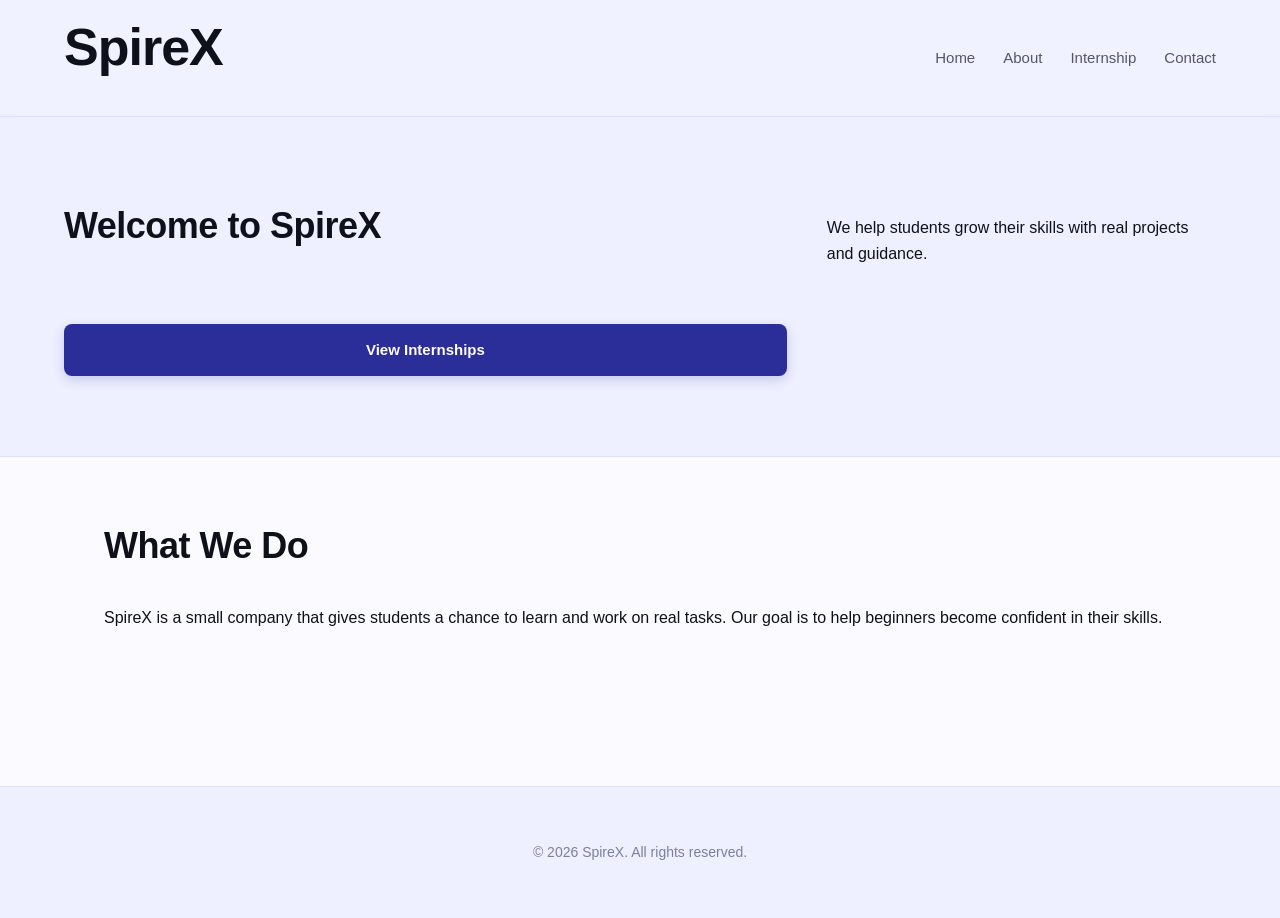
<file: Index.html>
<!DOCTYPE html>
<html lang="en">
<head>
<meta charset="UTF-8">
<title>SpireX - Home</title>
<link rel="stylesheet" href="style.css">
</head>
<body>

<header>
  <h1>SpireX</h1>
  <nav>
    <a href="index.html">Home</a>
    <a href="about.html">About</a>
    <a href="internship.html">Internship</a>
    <a href="contact.html">Contact</a>
  </nav>
</header>

<div class="hero">
  <h2>Welcome to SpireX</h2>
  <p>We help students grow their skills with real projects and guidance.</p>
  <a href="internship.html" class="btn">View Internships</a>
</div>

<div class="section">
  <h2>What We Do</h2>
  <p>SpireX is a small company that gives students a chance to learn and work on real tasks. Our goal is to help beginners become confident in their skills.</p>
</div>

<footer>
  <p>&copy; 2026 SpireX. All rights reserved.</p>
</footer>

</body>
</html>
</file>
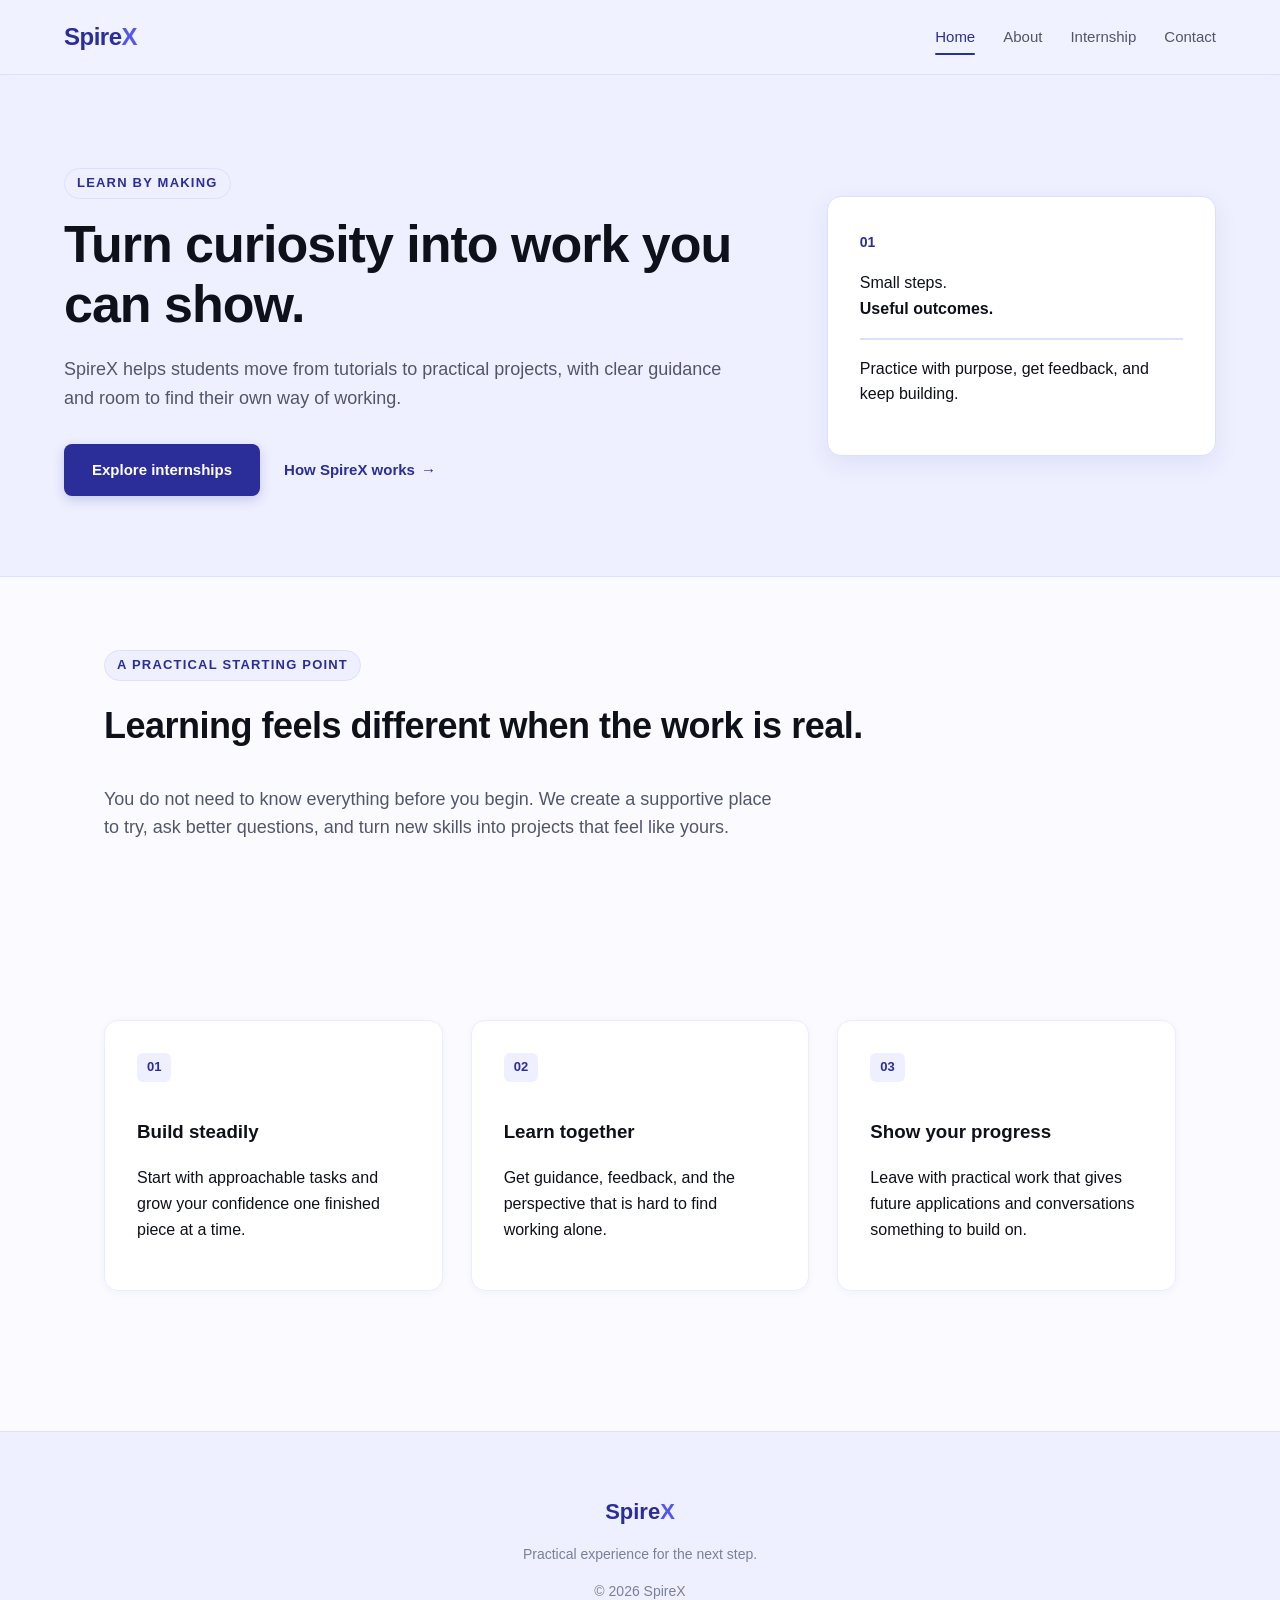
<file: index.html>
<!DOCTYPE html>
<html lang="en">
<head>
<meta charset="UTF-8">
<meta name="viewport" content="width=device-width, initial-scale=1.0">
<title>SpireX | Start building real skills</title>
<link rel="stylesheet" href="style.css">
</head>
<body class="home-page">

<header>
  <a class="brand" href="index.html">Spire<span>X</span></a>
  <nav>
    <a class="active" href="index.html">Home</a>
    <a href="about.html">About</a>
    <a href="internship.html">Internship</a>
    <a href="contact.html">Contact</a>
  </nav>
</header>

<main>
  <section class="hero">
    <div class="hero-copy">
      <p class="eyebrow">Learn by making</p>
      <h1>Turn curiosity into work you can show.</h1>
      <p class="hero-text">SpireX helps students move from tutorials to practical projects, with clear guidance and room to find their own way of working.</p>
      <div class="hero-actions">
        <a href="internship.html" class="btn">Explore internships</a>
        <a href="about.html" class="text-link">How SpireX works <span aria-hidden="true">→</span></a>
      </div>
    </div>
    <div class="hero-note" aria-label="SpireX approach">
      <span class="note-number">01</span>
      <p>Small steps.<br><strong>Useful outcomes.</strong></p>
      <span class="note-line"></span>
      <p class="note-small">Practice with purpose, get feedback, and keep building.</p>
    </div>
  </section>

  <section class="section intro-section">
    <div class="section-heading"><p class="eyebrow">A practical starting point</p><h2>Learning feels different when the work is real.</h2></div>
    <p class="section-lead">You do not need to know everything before you begin. We create a supportive place to try, ask better questions, and turn new skills into projects that feel like yours.</p>
  </section>
  <section class="section feature-grid">
    <article class="feature-item"><span class="feature-index">01</span><h3>Build steadily</h3><p>Start with approachable tasks and grow your confidence one finished piece at a time.</p></article>
    <article class="feature-item"><span class="feature-index">02</span><h3>Learn together</h3><p>Get guidance, feedback, and the perspective that is hard to find working alone.</p></article>
    <article class="feature-item"><span class="feature-index">03</span><h3>Show your progress</h3><p>Leave with practical work that gives future applications and conversations something to build on.</p></article>
  </section>
</main>

<footer>
  <p class="brand-footer">Spire<span>X</span></p>
  <p>Practical experience for the next step.</p>
  <p class="copyright">&copy; 2026 SpireX</p>
</footer>

</body>
</html>
</file>
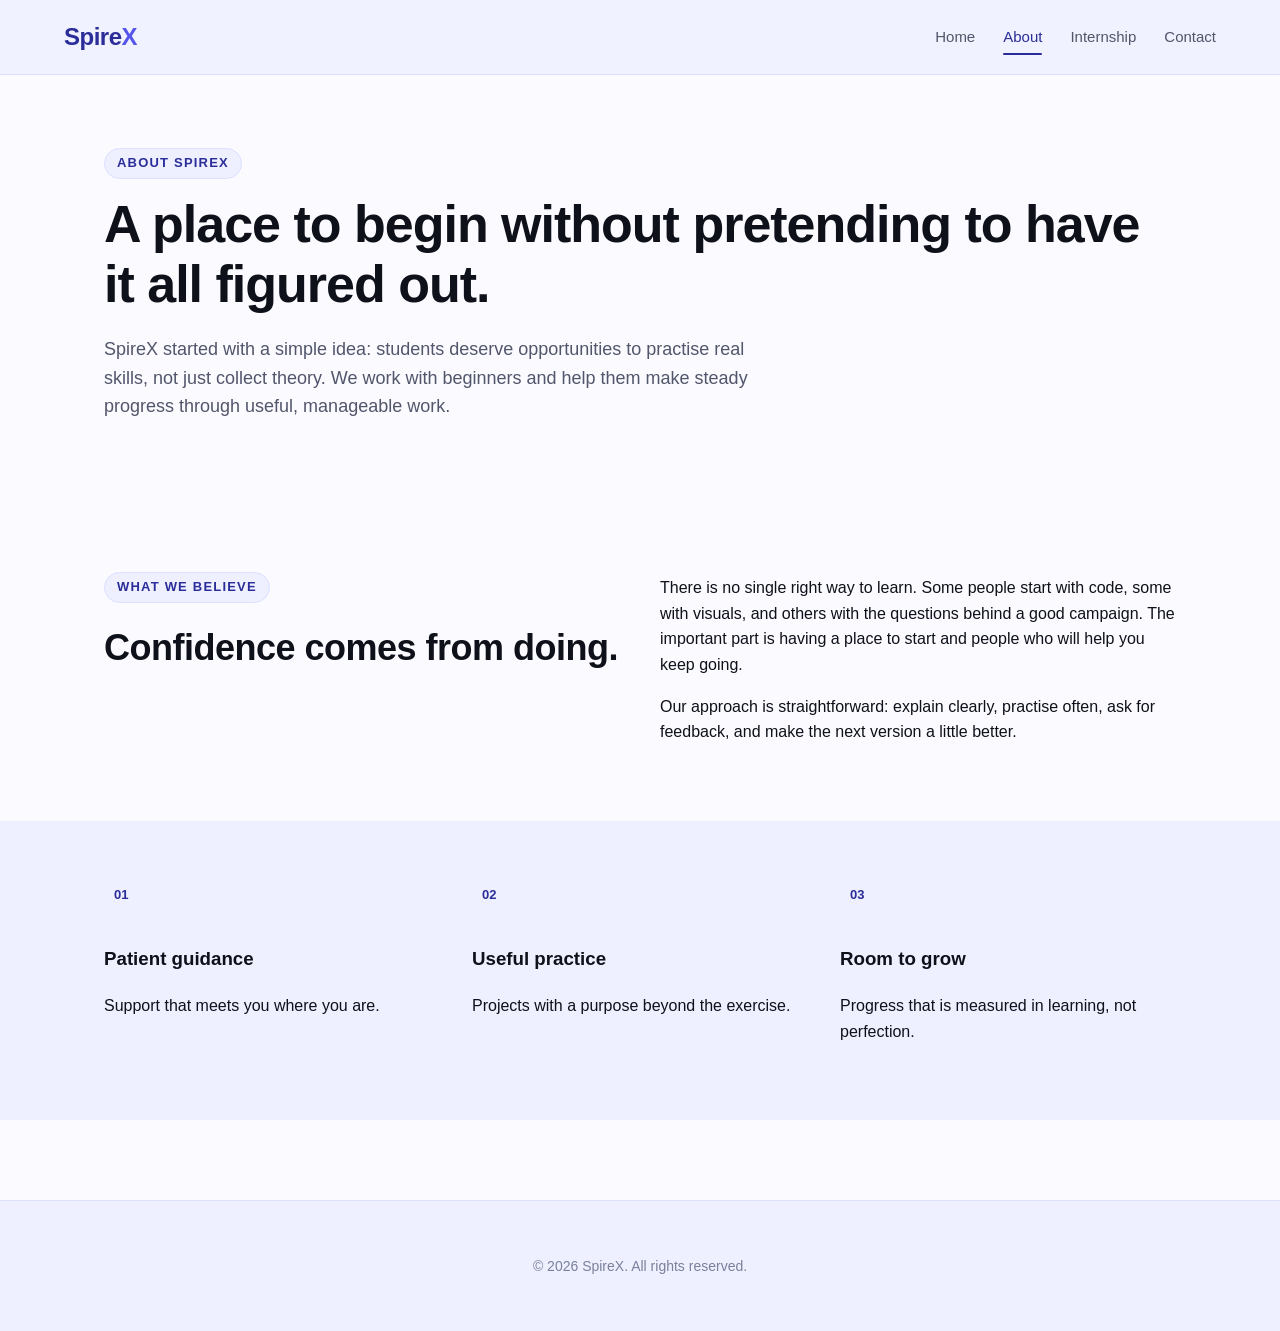
<file: about.html>
<!DOCTYPE html>
<html lang="en">
<head>
<meta charset="UTF-8">
<meta name="viewport" content="width=device-width, initial-scale=1.0">
<title>About SpireX | Learn by doing</title>
<link rel="stylesheet" href="style.css">
</head>
<body>

<header>
  <a class="brand" href="index.html">Spire<span>X</span></a>
  <nav>
    <a href="index.html">Home</a>
    <a class="active" href="about.html">About</a>
    <a href="internship.html">Internship</a>
    <a href="contact.html">Contact</a>
  </nav>
</header>

<main>
  <section class="page-intro section"><p class="eyebrow">About SpireX</p><h1>A place to begin without pretending to have it all figured out.</h1><p class="intro-text">SpireX started with a simple idea: students deserve opportunities to practise real skills, not just collect theory. We work with beginners and help them make steady progress through useful, manageable work.</p></section>
  <section class="section split-section"><div><p class="eyebrow">What we believe</p><h2>Confidence comes from doing.</h2></div><div class="copy-stack"><p>There is no single right way to learn. Some people start with code, some with visuals, and others with the questions behind a good campaign. The important part is having a place to start and people who will help you keep going.</p><p>Our approach is straightforward: explain clearly, practise often, ask for feedback, and make the next version a little better.</p></div></section>
  <section class="values-band"><div class="section values-grid"><div><span class="feature-index">01</span><h3>Patient guidance</h3><p>Support that meets you where you are.</p></div><div><span class="feature-index">02</span><h3>Useful practice</h3><p>Projects with a purpose beyond the exercise.</p></div><div><span class="feature-index">03</span><h3>Room to grow</h3><p>Progress that is measured in learning, not perfection.</p></div></div></section>
</main>

<footer>
  <p>&copy; 2026 SpireX. All rights reserved.</p>
</footer>

</body>
</html>
</file>
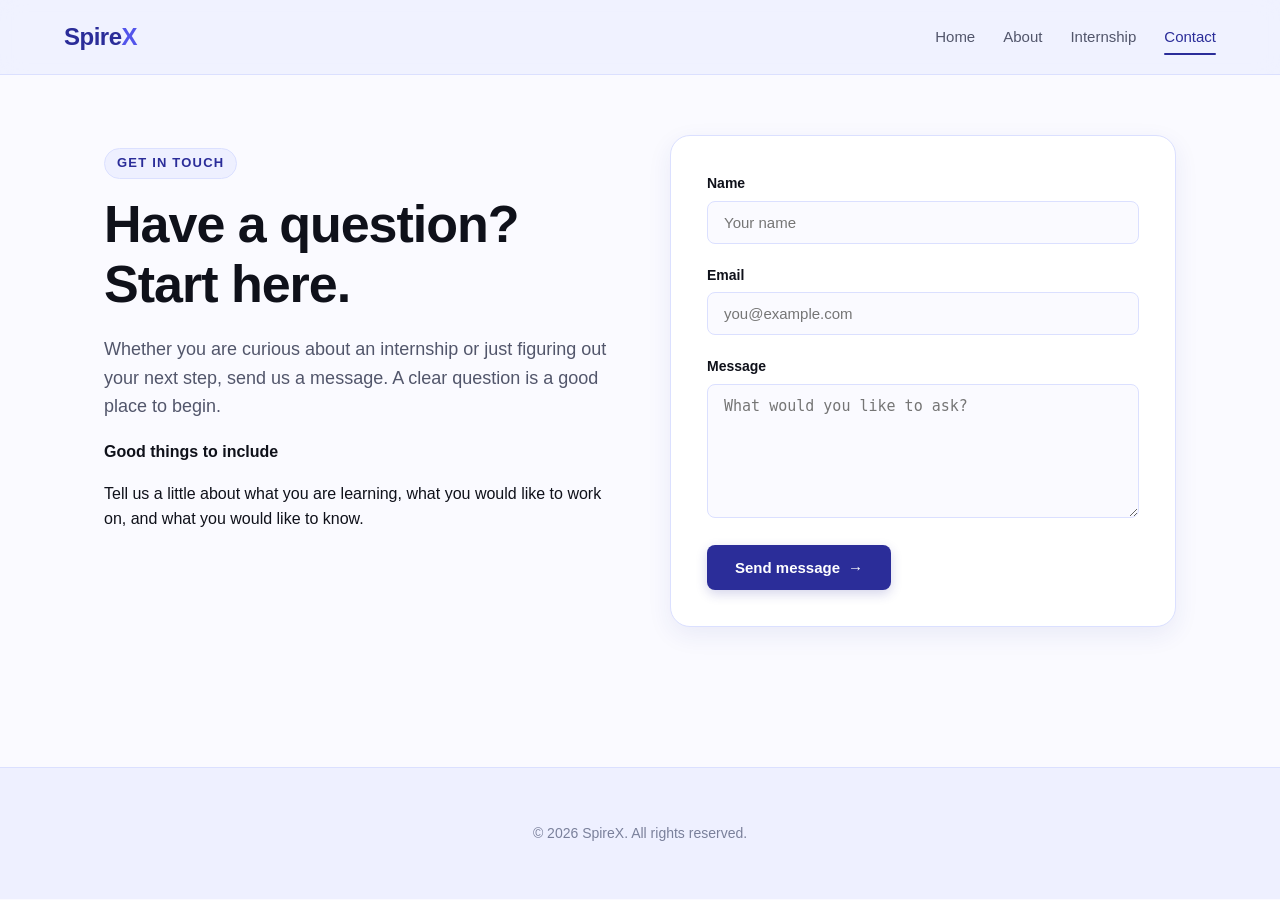
<file: contact.html>
<!DOCTYPE html>
<html lang="en">
<head>
<meta charset="UTF-8">
<meta name="viewport" content="width=device-width, initial-scale=1.0">
<title>Contact SpireX | Start a conversation</title>
<link rel="stylesheet" href="style.css">
</head>
<body>

<header>
  <a class="brand" href="index.html">Spire<span>X</span></a>
  <nav>
    <a href="index.html">Home</a>
    <a href="about.html">About</a>
    <a href="internship.html">Internship</a>
    <a class="active" href="contact.html">Contact</a>
  </nav>
</header>

<main><section class="section contact-layout"><div class="contact-copy"><p class="eyebrow">Get in touch</p><h1>Have a question? Start here.</h1><p class="intro-text">Whether you are curious about an internship or just figuring out your next step, send us a message. A clear question is a good place to begin.</p><div class="contact-details"><p><strong>Good things to include</strong></p><p>Tell us a little about what you are learning, what you would like to work on, and what you would like to know.</p></div></div>

  <form>
    <label for="name">Name</label><input id="name" type="text" placeholder="Your name" required>
    <label for="email">Email</label><input id="email" type="email" placeholder="you@example.com" required>
    <label for="message">Message</label><textarea id="message" rows="6" placeholder="What would you like to ask?" required></textarea>
    <button type="submit">Send message <span aria-hidden="true">→</span></button>
  </form>
</section></main>

<footer>
  <p>&copy; 2026 SpireX. All rights reserved.</p>
</footer>

</body>
</html>
</file>
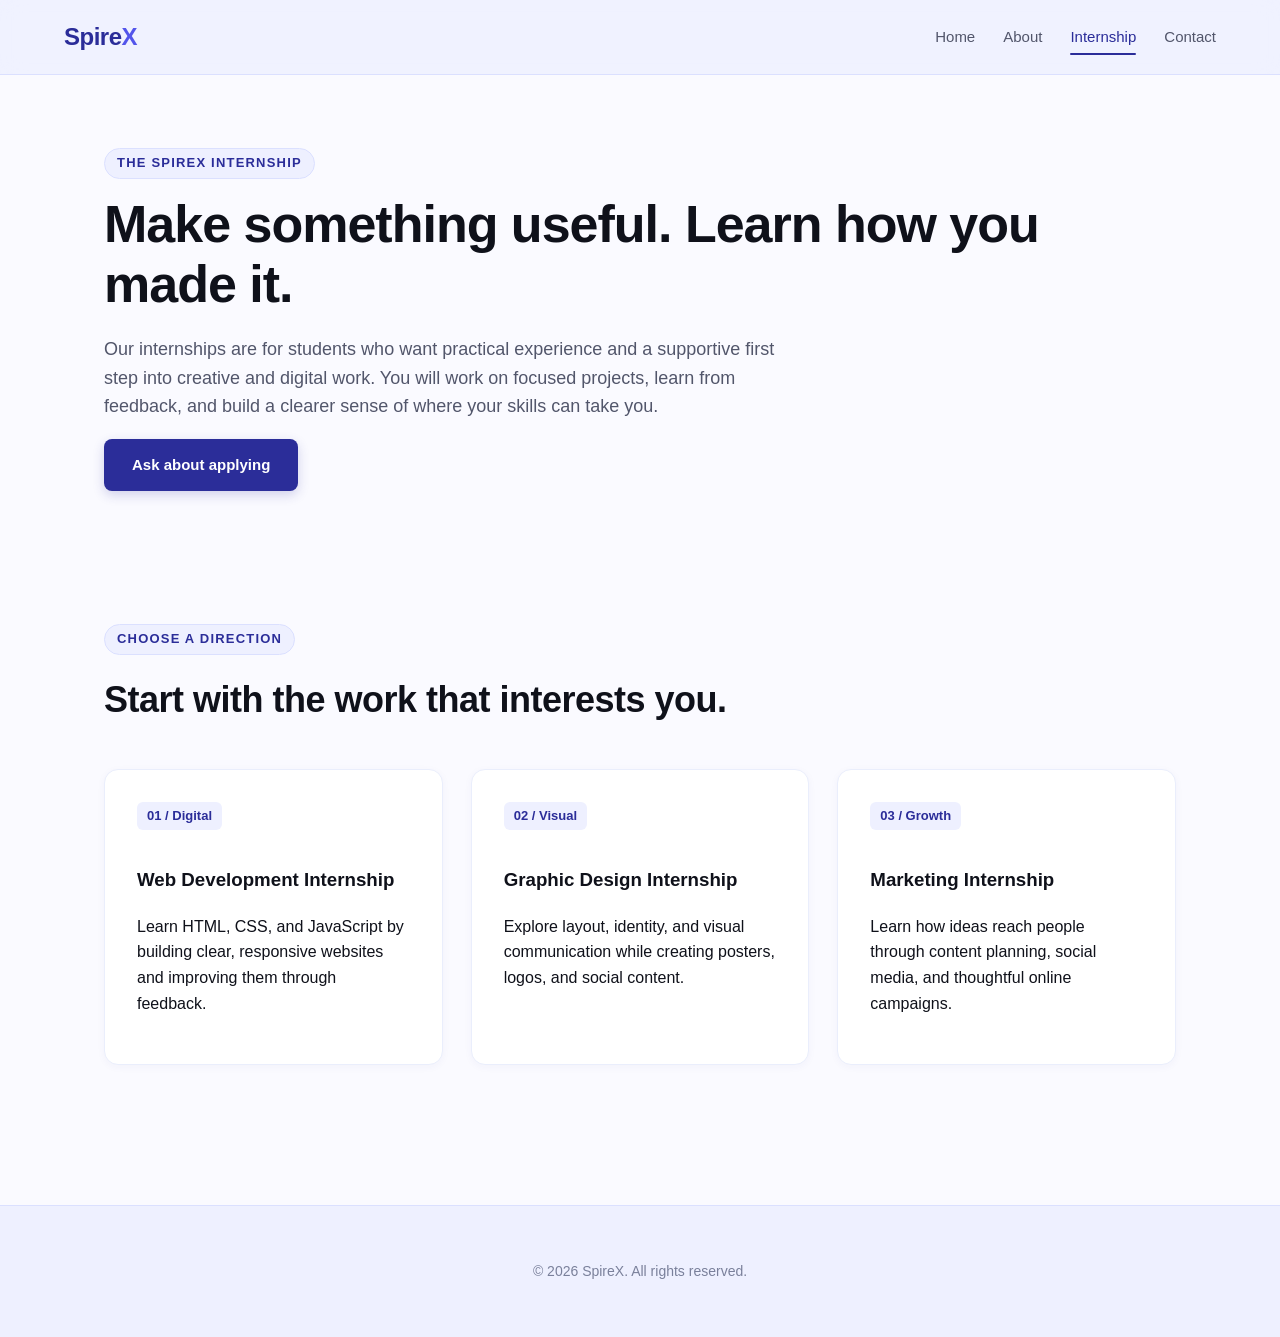
<file: internship.html>
<!DOCTYPE html>
<html lang="en">
<head>
<meta charset="UTF-8">
<meta name="viewport" content="width=device-width, initial-scale=1.0">
<title>SpireX Internships | Learn through real projects</title>
<link rel="stylesheet" href="style.css">
</head>
<body>

<header>
  <a class="brand" href="index.html">Spire<span>X</span></a>
  <nav>
    <a href="index.html">Home</a>
    <a href="about.html">About</a>
    <a class="active" href="internship.html">Internship</a>
    <a href="contact.html">Contact</a>
  </nav>
</header>

<main><section class="page-intro section internship-intro"><p class="eyebrow">The SpireX internship</p><h1>Make something useful. Learn how you made it.</h1><p class="intro-text">Our internships are for students who want practical experience and a supportive first step into creative and digital work. You will work on focused projects, learn from feedback, and build a clearer sense of where your skills can take you.</p><a href="contact.html" class="btn">Ask about applying</a></section>
<section class="section opportunity-section"><div class="section-heading"><p class="eyebrow">Choose a direction</p><h2>Start with the work that interests you.</h2></div><div class="opportunity-grid">

  <article class="card"><span class="card-label">01 / Digital</span><h3>Web Development Internship</h3><p>Learn HTML, CSS, and JavaScript by building clear, responsive websites and improving them through feedback.</p></article>

  <article class="card"><span class="card-label">02 / Visual</span><h3>Graphic Design Internship</h3><p>Explore layout, identity, and visual communication while creating posters, logos, and social content.</p></article>

  <article class="card"><span class="card-label">03 / Growth</span><h3>Marketing Internship</h3><p>Learn how ideas reach people through content planning, social media, and thoughtful online campaigns.</p></article>
</div></section></main>

<footer>
  <p>&copy; 2026 SpireX. All rights reserved.</p>
</footer>

</body>
</html>
</file>
<file: style.css>
:root {
  --primary: #2b2d99;
  --primary-hover: #1f2175;
  --accent: #5355eb;
  --bg-main: #fafaff;
  --bg-surface: #ffffff;
  --bg-hero: #eef0ff;
  --bg-subtle: #f3f5fe;
  --text-main: #0f111a;
  --text-muted: #52566b;
  --text-subtle: #7a809b;
  --border: #dbe0ff;
  --border-subtle: #eaeefc;
  --radius-sm: 8px;
  --radius-md: 14px;
  --radius-lg: 20px;
  --shadow-sm: 0 2px 8px rgba(43, 45, 153, 0.04);
  --shadow-md: 0 8px 24px rgba(43, 45, 153, 0.08);
  --shadow-lg: 0 16px 40px rgba(43, 45, 153, 0.12);
  --transition: all 0.25s cubic-bezier(0.16, 1, 0.3, 1);
}

*, *::before, *::after {
  box-sizing: border-box;
}

body {
  margin: 0;
  font-family: -apple-system, BlinkMacSystemFont, "SF Pro Display", "Segoe UI", Roboto, sans-serif;
  background-color: var(--bg-main);
  color: var(--text-main);
  line-height: 1.6;
  -webkit-font-smoothing: antialiased;
}


header {
  position: sticky;
  top: 0;
  z-index: 100;
  background-color: rgba(238, 240, 255, 0.85);
  backdrop-filter: blur(12px);
  border-bottom: 1px solid var(--border);
  padding: 18px 5%;
  display: flex;
  justify-content: space-between;
  align-items: center;
  transition: var(--transition);
}

.brand {
  font-size: 24px;
  font-weight: 800;
  color: var(--primary);
  text-decoration: none;
  letter-spacing: -0.5px;
}

.brand span {
  color: var(--accent);
}

nav {
  display: flex;
  align-items: center;
  gap: 28px;
}

nav a {
  color: var(--text-muted);
  text-decoration: none;
  font-size: 15px;
  font-weight: 500;
  position: relative;
  transition: var(--transition);
}

nav a:hover, nav a.active {
  color: var(--primary);
}

nav a.active::after {
  content: '';
  position: absolute;
  bottom: -6px;
  left: 0;
  width: 100%;
  height: 2px;
  background-color: var(--primary);
  border-radius: 2px;
}


.eyebrow {
  display: inline-block;
  font-size: 13px;
  font-weight: 700;
  text-transform: uppercase;
  letter-spacing: 1.2px;
  color: var(--primary);
  background-color: var(--bg-hero);
  padding: 4px 12px;
  border-radius: 100px;
  border: 1px solid var(--border);
  margin-bottom: 16px;
}

h1 {
  font-size: clamp(32px, 5vw, 52px);
  line-height: 1.15;
  letter-spacing: -1px;
  color: var(--text-main);
  margin: 0 0 20px 0;
}

h2 {
  font-size: clamp(24px, 3vw, 36px);
  letter-spacing: -0.5px;
  color: var(--text-main);
  margin-top: 0;
}

p.intro-text, p.hero-text, p.section-lead {
  font-size: 18px;
  color: var(--text-muted);
  max-width: 680px;
  line-height: 1.6;
}


.btn, form button {
  display: inline-flex;
  align-items: center;
  justify-content: center;
  gap: 8px;
  background-color: var(--primary);
  color: #ffffff;
  padding: 14px 28px;
  font-size: 15px;
  font-weight: 600;
  text-decoration: none;
  border-radius: var(--radius-sm);
  border: none;
  cursor: pointer;
  box-shadow: 0 4px 12px rgba(43, 45, 153, 0.2);
  transition: var(--transition);
}

.btn:hover, form button:hover {
  background-color: var(--primary-hover);
  transform: translateY(-2px);
  box-shadow: 0 8px 20px rgba(43, 45, 153, 0.3);
}

.text-link {
  display: inline-flex;
  align-items: center;
  gap: 6px;
  color: var(--primary);
  font-weight: 600;
  text-decoration: none;
  font-size: 15px;
  transition: var(--transition);
}

.text-link:hover {
  gap: 10px;
}


.hero {
  background-color: var(--bg-hero);
  border-bottom: 1px solid var(--border);
  padding: 80px 5%;
  display: grid;
  grid-template-columns: 1.3fr 0.7fr;
  gap: 40px;
  align-items: center;
}

.hero-actions {
  display: flex;
  align-items: center;
  gap: 24px;
  margin-top: 32px;
}

.hero-note {
  background-color: var(--bg-surface);
  border: 1px solid var(--border);
  padding: 32px;
  border-radius: var(--radius-md);
  box-shadow: var(--shadow-md);
}

.note-number {
  font-size: 14px;
  font-weight: 800;
  color: var(--primary);
}

.note-line {
  display: block;
  height: 2px;
  background-color: var(--border);
  margin: 16px 0;
}

.page-intro {
  padding: 80px 5% 40px;
  max-width: 900px;
}

/*
   Layout Sections & Feature Cards
*/
.section {
  padding: 60px 5%;
  max-width: 1200px;
  margin: 0 auto;
}

.opportunity-grid, .feature-grid {
  display: grid;
  grid-template-columns: repeat(auto-fit, minmax(300px, 1fr));
  gap: 28px;
  margin-top: 40px;
}

/* Cards */
.card, .feature-item {
  background-color: var(--bg-surface);
  border: 1px solid var(--border-subtle);
  border-radius: var(--radius-md);
  padding: 32px;
  box-shadow: var(--shadow-sm);
  transition: var(--transition);
}

.card:hover, .feature-item:hover {
  border-color: var(--border);
  transform: translateY(-4px);
  box-shadow: var(--shadow-md);
}

.card-label, .feature-index {
  font-size: 13px;
  font-weight: 700;
  color: var(--primary);
  background-color: var(--bg-hero);
  padding: 4px 10px;
  border-radius: 6px;
  display: inline-block;
  margin-bottom: 16px;
}

.split-section {
  display: grid;
  grid-template-columns: 1fr 1fr;
  gap: 40px;
}

.values-band {
  background-color: var(--bg-hero);
 
}

.values-grid {
  display: grid;
  grid-template-columns: repeat(auto-fit, minmax(260px, 1fr));
  gap: 32px;
}


.contact-layout {
  display: grid;
  grid-template-columns: 1fr 1fr;
  gap: 60px;
  align-items: start;
}

form {
  background-color: var(--bg-surface);
  border: 1px solid var(--border);
  padding: 36px;
  border-radius: var(--radius-lg);
  box-shadow: var(--shadow-md);
}

form label {
  display: block;
  font-size: 14px;
  font-weight: 600;
  margin-bottom: 6px;
  color: var(--text-main);
}

form input, form textarea {
  width: 100%;
  padding: 12px 16px;
  margin-bottom: 20px;
  border: 1px solid var(--border);
  border-radius: var(--radius-sm);
  font-size: 15px;
  background-color: var(--bg-main);
  transition: var(--transition);
}

form input:focus, form textarea:focus {
  outline: none;
  border-color: var(--primary);
  background-color: var(--bg-surface);
  box-shadow: 0 0 0 4px rgba(43, 45, 153, 0.12);
}


footer {
  background-color: var(--bg-hero);
  border-top: 1px solid var(--border);
  padding: 40px 5%;
  text-align: center;
  color: var(--text-subtle);
  font-size: 14px;
  margin-top: 80px;
}

.brand-footer {
  font-size: 22px;
  font-weight: 800;
  color: var(--primary);
  margin-bottom: 8px;
}

.brand-footer span {
  color: var(--accent);
}

@media (max-width: 850px) {
  .hero, .contact-layout, .split-section {
    grid-template-columns: 1fr;
    gap: 32px;
  }
  
  header {
    flex-direction: column;
    gap: 16px;
  }

  nav {
    gap: 16px;
  }
}
</file>
